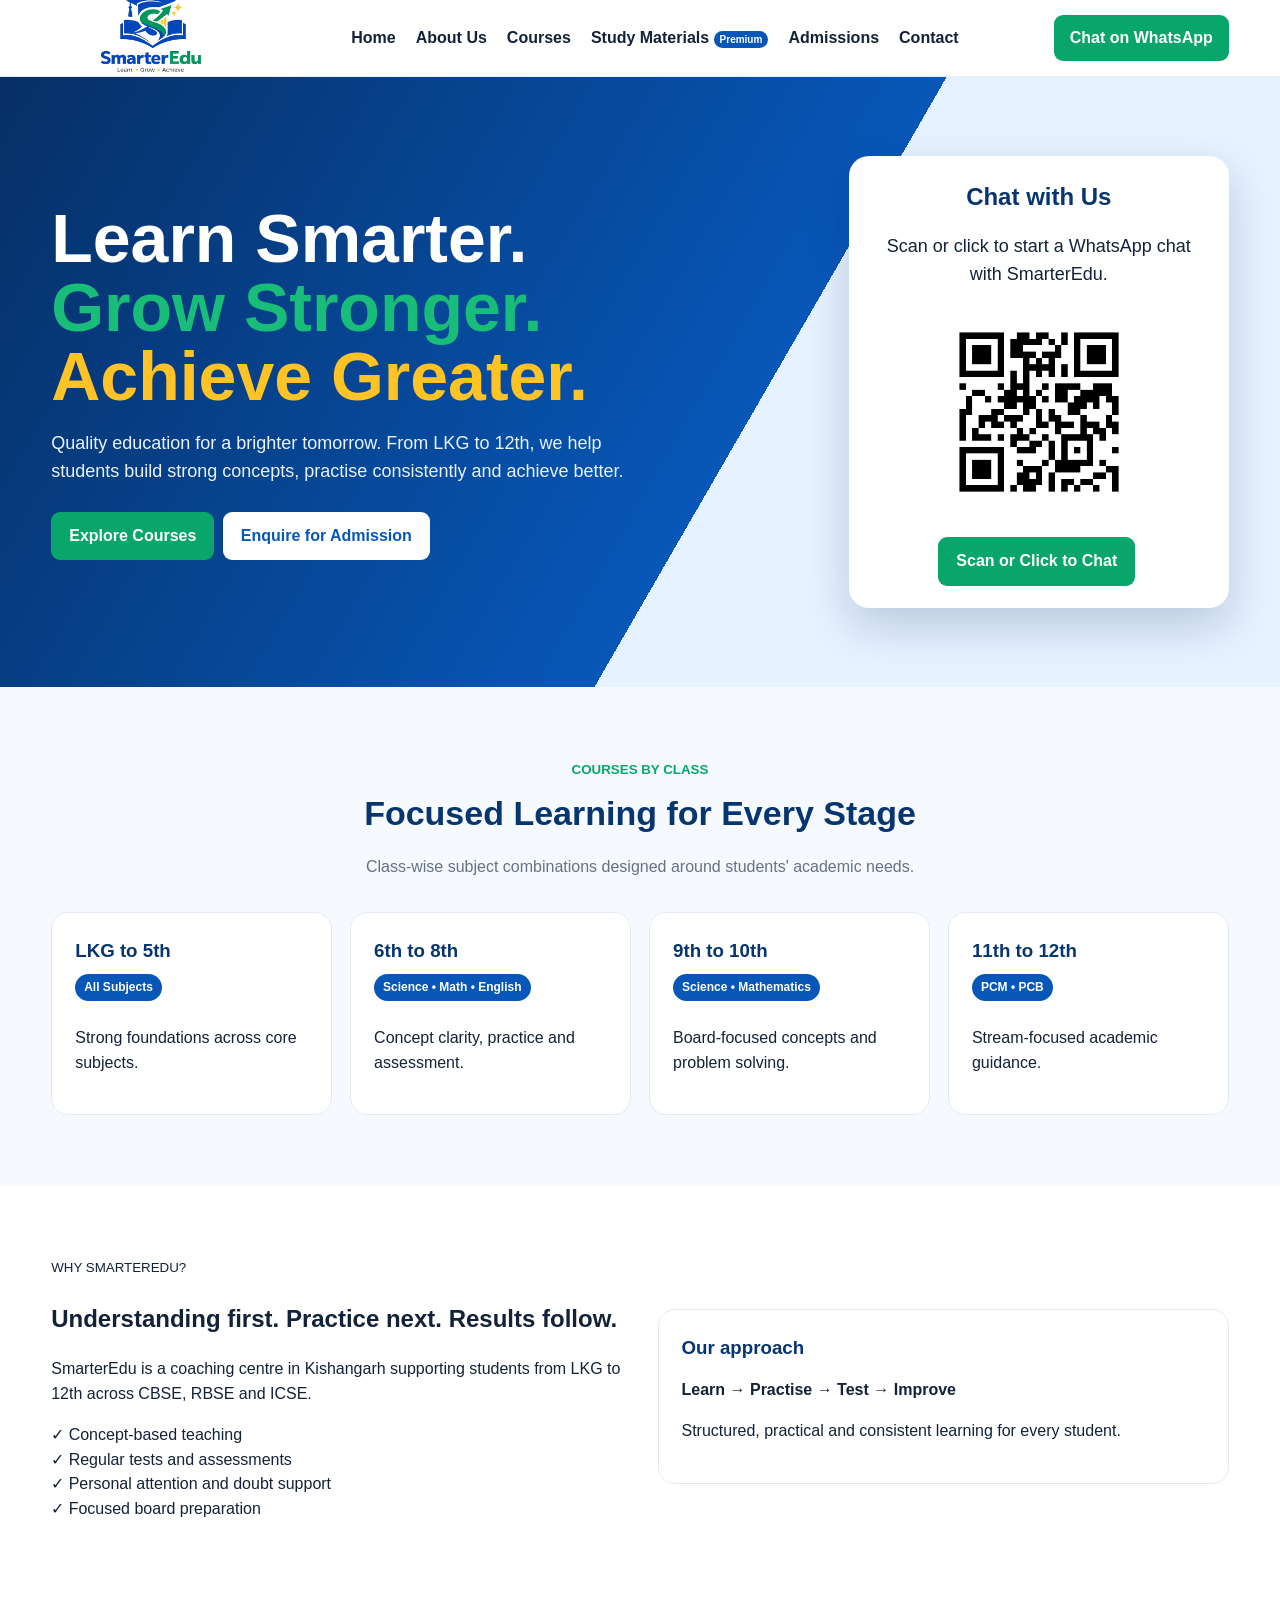
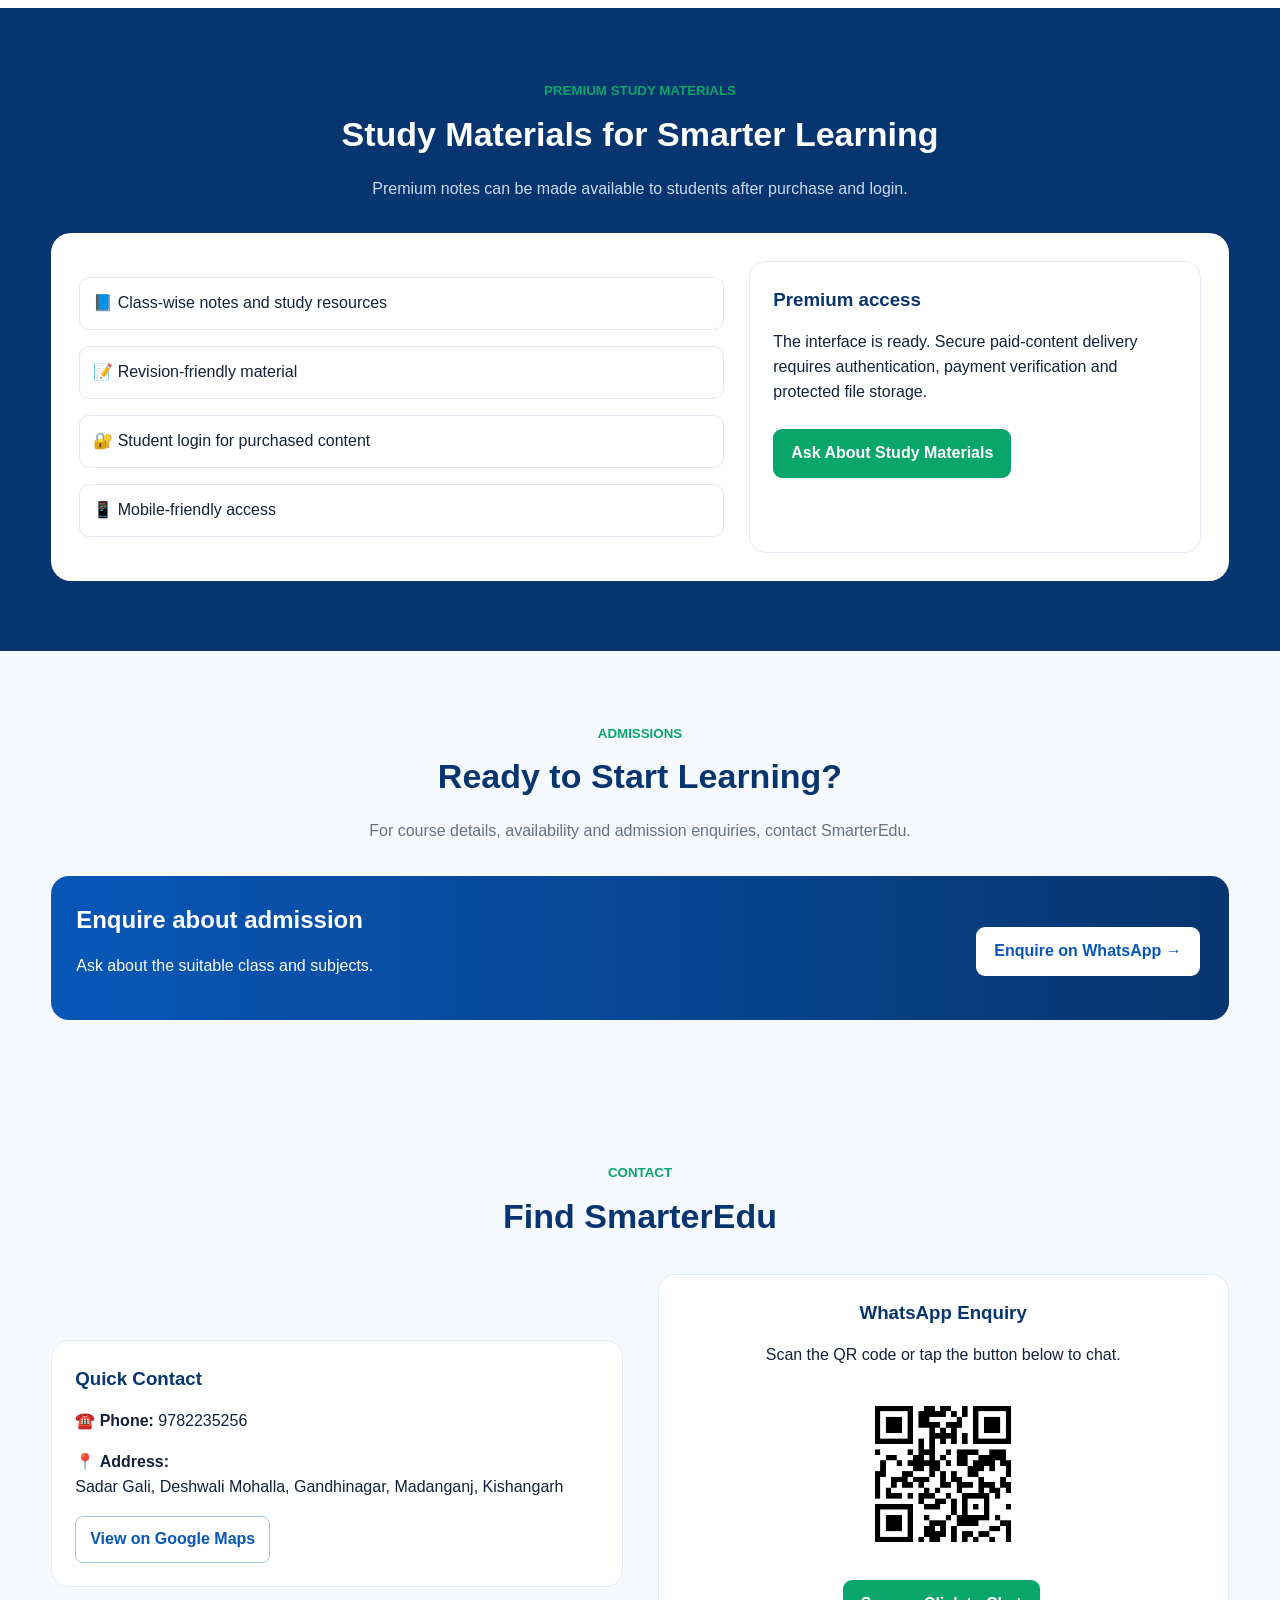
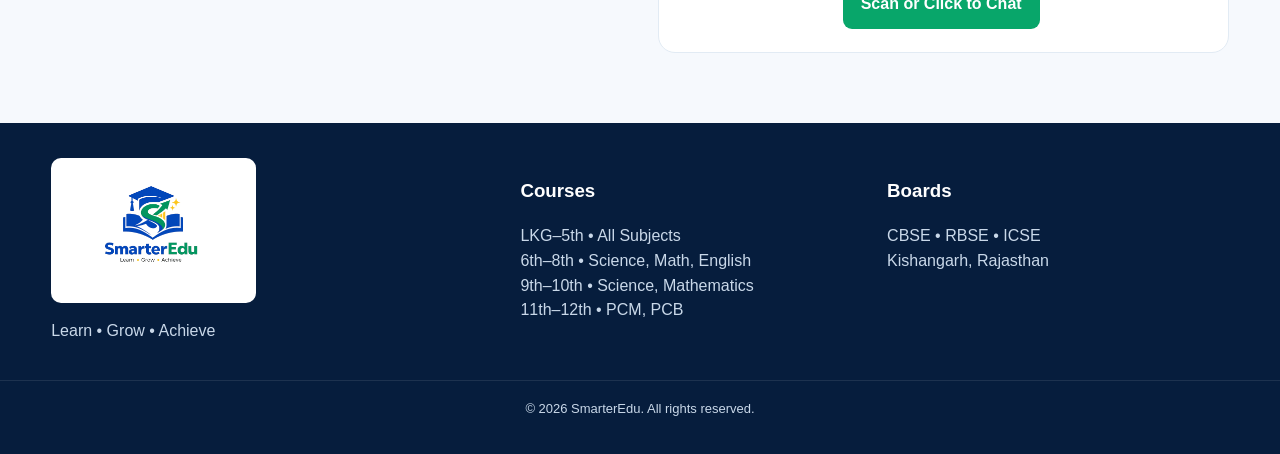
<file: index.html>
<!doctype html><html lang="en"><head><meta charset="utf-8"><meta name="viewport" content="width=device-width,initial-scale=1"><title>SmarterEdu | Learn • Grow • Achieve</title><link rel="stylesheet" href="style.css"><script src="config.js"></script></head><body><header><div class="container nav"><a href="#home"><img class="brand" src="logo.png" alt="SmarterEdu"></a><nav><a href="#home">Home</a><a href="#about">About Us</a><a href="#courses">Courses</a><a href="#materials">Study Materials <b>Premium</b></a><a href="#admissions">Admissions</a><a href="#contact">Contact</a></nav><a class="wa" data-whatsapp target="_blank">Chat on WhatsApp</a></div></header><main id="home"><section class="hero"><div class="container hero-grid"><div><h1><span>Learn Smarter.</span><br><i>Grow Stronger.</i><br><strong>Achieve Greater.</strong></h1><p>Quality education for a brighter tomorrow. From LKG to 12th, we help students build strong concepts, practise consistently and achieve better.</p><a class="btn green" href="#courses">Explore Courses</a> <a class="btn white" href="#admissions">Enquire for Admission</a></div><div class="chat"><h2>Chat with Us</h2><p>Scan or click to start a WhatsApp chat with SmarterEdu.</p><a data-whatsapp target="_blank"><img src="whatsapp-qr.png" alt="WhatsApp QR"></a><a class="btn green" data-whatsapp target="_blank">Scan or Click to Chat</a></div></div></section><section id="courses"><div class="container"><div class="heading"><small>COURSES BY CLASS</small><h2>Focused Learning for Every Stage</h2><p>Class-wise subject combinations designed around students' academic needs.</p></div><div class="cards"><article><h3>LKG to 5th</h3><label>All Subjects</label><p>Strong foundations across core subjects.</p></article><article><h3>6th to 8th</h3><label>Science • Math • English</label><p>Concept clarity, practice and assessment.</p></article><article><h3>9th to 10th</h3><label>Science • Mathematics</label><p>Board-focused concepts and problem solving.</p></article><article><h3>11th to 12th</h3><label>PCM • PCB</label><p>Stream-focused academic guidance.</p></article></div></div></section><section id="about" class="lightbg"><div class="container two"><div><small>WHY SMARTEREDU?</small><h2>Understanding first. Practice next. Results follow.</h2><p>SmarterEdu is a coaching centre in Kishangarh supporting students from LKG to 12th across CBSE, RBSE and ICSE.</p><p>✓ Concept-based teaching<br>✓ Regular tests and assessments<br>✓ Personal attention and doubt support<br>✓ Focused board preparation</p></div><div class="box"><h3>Our approach</h3><p><b>Learn → Practise → Test → Improve</b></p><p>Structured, practical and consistent learning for every student.</p></div></div></section><section id="materials" class="premium"><div class="container"><div class="heading"><small>PREMIUM STUDY MATERIALS</small><h2>Study Materials for Smarter Learning</h2><p>Premium notes can be made available to students after purchase and login.</p></div><div class="premiumbox"><div><p class="item">📘 Class-wise notes and study resources</p><p class="item">📝 Revision-friendly material</p><p class="item">🔐 Student login for purchased content</p><p class="item">📱 Mobile-friendly access</p></div><div class="box"><h3>Premium access</h3><p>The interface is ready. Secure paid-content delivery requires authentication, payment verification and protected file storage.</p><a class="btn green" href="#contact">Ask About Study Materials</a></div></div></div></section><section id="admissions"><div class="container"><div class="heading"><small>ADMISSIONS</small><h2>Ready to Start Learning?</h2><p>For course details, availability and admission enquiries, contact SmarterEdu.</p></div><div class="admission"><div><h2>Enquire about admission</h2><p>Ask about the suitable class and subjects.</p></div><a class="btn white" data-whatsapp target="_blank">Enquire on WhatsApp →</a></div></div></section><section id="contact"><div class="container"><div class="heading"><small>CONTACT</small><h2>Find SmarterEdu</h2></div><div class="two"><div class="box"><h3>Quick Contact</h3><p>☎️ <b>Phone:</b> <span data-phone></span></p><p>📍 <b>Address:</b><br><span data-address></span></p><a class="map" data-maps target="_blank">View on Google Maps</a></div><div class="box center"><h3>WhatsApp Enquiry</h3><p>Scan the QR code or tap the button below to chat.</p><img src="whatsapp-qr.png" alt="WhatsApp QR"><br><a class="btn green" data-whatsapp target="_blank">Scan or Click to Chat</a></div></div></div></section></main><footer><div class="container foot"><div><img src="logo.png" class="footerlogo" alt="SmarterEdu"><p>Learn • Grow • Achieve</p></div><div><h3>Courses</h3><p>LKG–5th • All Subjects<br>6th–8th • Science, Math, English<br>9th–10th • Science, Mathematics<br>11th–12th • PCM, PCB</p></div><div><h3>Boards</h3><p>CBSE • RBSE • ICSE<br>Kishangarh, Rajasthan</p></div></div><div class="copy">© 2026 SmarterEdu. All rights reserved.</div></footer><script src="script.js"></script></body></html>
</file>
<file: style.css>
*{box-sizing:border-box}html{scroll-behavior:smooth}body{margin:0;font-family:Arial,sans-serif;color:#132238;background:#f6f9fd;line-height:1.55}a{text-decoration:none;color:inherit}.container{width:min(1180px,92%);margin:auto}header{position:sticky;top:0;z-index:10;background:#fff;border-bottom:1px solid #e5edf5}.nav{height:76px;display:flex;align-items:center;justify-content:space-between;gap:20px}.brand{width:205px;height:auto;display:block}.nav nav{display:flex;gap:20px;font-weight:700}.nav nav b{font-size:10px;background:#0757b8;color:#fff;padding:3px 6px;border-radius:10px}.wa,.green{background:#08a66a;color:#fff}.wa{padding:11px 16px;border-radius:9px;font-weight:700}.hero{background:linear-gradient(120deg,#062f65 0%,#0757b8 58%,#e6f2ff 58%);color:#fff}.hero-grid{min-height:470px;display:grid;grid-template-columns:1fr 380px;gap:30px;align-items:center}.hero h1{font-size:clamp(42px,6vw,68px);line-height:1.02;margin:0}.hero h1 span{color:#fff}.hero h1 i{color:#17bd78;font-style:normal}.hero h1 strong{color:#ffc326}.hero p{font-size:18px;max-width:600px;color:#eaf3ff}.btn{display:inline-block;padding:12px 18px;border-radius:9px;font-weight:750;margin:8px 4px 0 0}.white{background:#fff;color:#0757b8}.chat{background:#fff;color:#132238;border-radius:20px;padding:22px;text-align:center;box-shadow:0 18px 45px #001c4d30}.chat h2{color:#07356f;margin:0}.chat p{color:#132238!important}.chat img{width:210px;max-width:80%;display:block;margin:12px auto}.chat .green{color:#fff}.heading{text-align:center;max-width:760px;margin:0 auto 32px}.heading small{color:#08a66a;font-weight:800}.heading h2{font-size:34px;color:#07356f;margin:5px 0}.heading p{color:#647286}.cards{display:grid;grid-template-columns:repeat(4,1fr);gap:18px}.cards article,.box{padding:23px;border-radius:17px;border:1px solid #e2ebf4;background:#fff}.cards h3,.box h3{color:#07356f;margin:0}.cards label{display:inline-block;background:#0757b8;color:#fff;border-radius:99px;padding:4px 9px;font-size:12px;font-weight:700;margin:9px 0}.lightbg{background:#fff}.two{display:grid;grid-template-columns:1fr 1fr;gap:35px;align-items:center}.premium{background:#07356f;color:#fff}.premium .heading h2{color:#fff}.premium .heading p{color:#c8dbf3}.premiumbox{background:#fff;color:#132238;border-radius:20px;padding:28px;display:grid;grid-template-columns:1fr .7fr;gap:25px}.item{padding:13px;border:1px solid #e1e9f2;border-radius:10px}.admission{background:linear-gradient(90deg,#0757b8,#07356f);color:#fff;border-radius:18px;padding:25px;display:flex;justify-content:space-between;align-items:center;gap:20px}.admission h2{margin:0}.map{display:inline-block;border:1px solid #a9c3e2;color:#0757b8;padding:10px 14px;border-radius:8px;font-weight:700}.center{text-align:center}.center img{width:180px;max-width:70%}section{padding:70px 0}footer{background:#061d3d;color:#c9d8e9;padding:35px 0}.foot{display:grid;grid-template-columns:1.3fr 1fr 1fr;gap:25px}.foot h3{color:#fff}.footerlogo{width:205px;height:auto;background:#fff;border-radius:10px;padding:8px;display:block}.copy{text-align:center;border-top:1px solid #ffffff18;margin-top:20px;padding-top:18px;font-size:13px}@media(max-width:950px){.nav nav,.wa{display:none}.hero-grid,.two,.premiumbox{grid-template-columns:1fr}.cards{grid-template-columns:repeat(2,1fr)}.foot{grid-template-columns:1fr 1fr}}@media(max-width:600px){.nav{height:68px}.brand{width:175px}.hero-grid{padding:50px 0}.hero h1{font-size:43px}.cards{grid-template-columns:1fr}.foot{grid-template-columns:1fr}section{padding:52px 0}}
</file>
